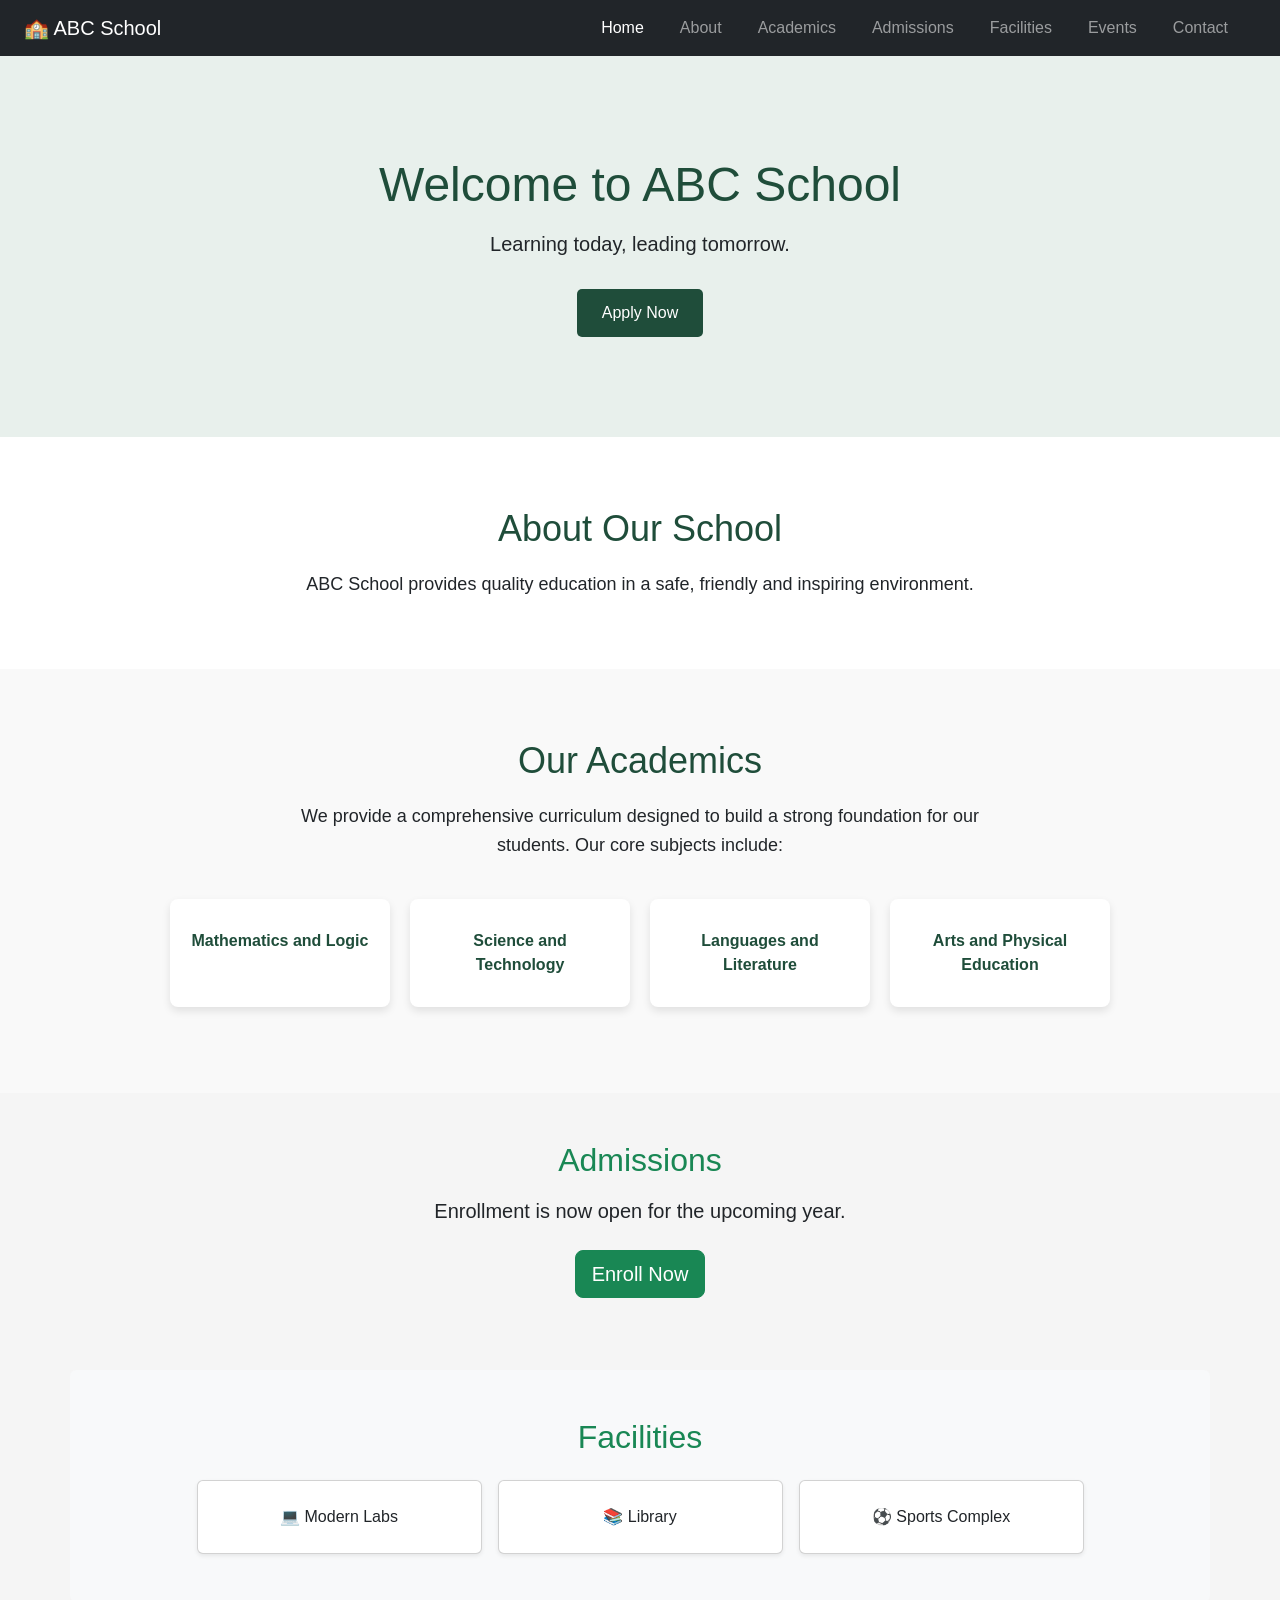
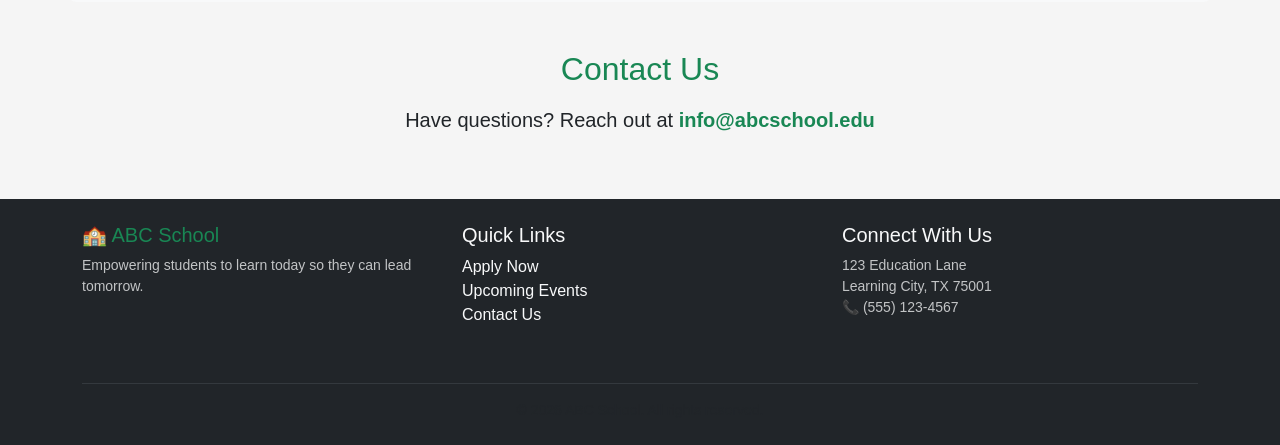
<file: index.html>
<!DOCTYPE html>
<html>
<head>
    <title>My School</title>
    <link href="https://cdn.jsdelivr.net/npm/bootstrap@5.3.0/dist/css/bootstrap.min.css" rel="stylesheet">
    <link rel="stylesheet" href="css/style.css">
</head>
<body class="d-flex flex-column min-vh-100">

<nav class="navbar navbar-expand-lg navbar-dark bg-dark">
  <div class="container-fluid px-4">
    <!-- School Logo/Name -->
    <a class="navbar-brand" href="index.html">🏫 ABC School</a>
    
    <!-- The "Hamburger" Button for Mobile -->
    <button class="navbar-toggler" type="button" data-bs-toggle="collapse" data-bs-target="#navbarNav" aria-controls="navbarNav" aria-expanded="false" aria-label="Toggle navigation">
      <span class="navbar-toggler-icon"></span>
    </button>
    
    <!-- The Links (These will collapse on mobile!) -->
    <div class="collapse navbar-collapse" id="navbarNav">
      <ul class="navbar-nav ms-auto">
        <li class="nav-item">
          <a class="nav-link active" href="index.html">Home</a>
        </li>
        <li class="nav-item">
          <a class="nav-link" href="about-us.html">About</a>
        </li>
        <li class="nav-item">
          <a class="nav-link" href="academics.html">Academics</a>
        </li>
        <li class="nav-item">
          <a class="nav-link" href="admissions.html">Admissions</a>
        </li>
        <li class="nav-item">
          <a class="nav-link" href="facilities.html">Facilities</a>
        </li>
        <li class="nav-item">
          <a class="nav-link" href="events.html">Events</a>
        </li>
        <li class="nav-item">
          <a class="nav-link" href="contact.html">Contact</a>
        </li>        
      </ul>
    </div>
  </div>
</nav>

    <section class="hero">
        <h1>Welcome to ABC School</h1>
        <p>Learning today, leading tomorrow.</p>
        <a href="admissions.html" class="button">Apply Now</a>
    </section>

    <section class="about-school">
        <h2>About Our School</h2>
        <p>
            ABC School provides quality education in a safe,
            friendly and inspiring environment.
        </p>
    </section>

    <section id="academics" class="academics-school">
        <h2>Our Academics</h2>
        <p>We provide a comprehensive curriculum designed to build a strong foundation for our students. Our core subjects include:</p>
        <ul>
            <li>Mathematics and Logic</li>
            <li>Science and Technology</li>
            <li>Languages and Literature</li>
            <li>Arts and Physical Education</li>
        </ul>
    </section>

    <section id="admissions" class="container text-center py-5">
        <h2 class="text-success mb-3">Admissions</h2>
        <p class="lead mb-4">Enrollment is now open for the upcoming year.</p>
        <a href="admissions.html" class="btn btn-success btn-lg">Enroll Now</a>
    </section>

    <section id="facilities" class="container text-center py-5 mt-4 bg-light rounded">
        <h2 class="text-success mb-4">Facilities</h2>
        <div class="row justify-content-center gap-3">
            <div class="col-md-3 card p-4 shadow-sm">💻 Modern Labs</div>
            <div class="col-md-3 card p-4 shadow-sm">📚 Library</div>
            <div class="col-md-3 card p-4 shadow-sm">⚽ Sports Complex</div>
        </div>
    </section>

    <section id="contact" class="container text-center py-5">
        <h2 class="text-success mb-3">Contact Us</h2>
        <p class="lead">Have questions? Reach out at <a href="mailto:info@abcschool.edu" class="text-decoration-none text-success fw-bold">info@abcschool.edu</a></p>
    </section>
    
    
    <!-- Master Footer -->
    <footer class="bg-dark text-light py-4 mt-auto">
        <div class="container">
            <div class="row text-center text-md-start">
            
                <!-- Column 1: Brand -->
              <div class="col-md-4 mb-4">
                <h5 class="text-success">🏫 ABC School</h5>
                <p class="text-light opacity-75 small">Empowering students to learn today so they can lead tomorrow.</p>
              </div>
            
                <!-- Column 2: Quick Links -->
                <div class="col-md-4 mb-4">
                  <h5>Quick Links</h5>
                  <ul class="list-unstyled">
                      <li><a href="admissions.html" class="text-decoration-none text-light">Apply Now</a></li>
                      <li><a href="events.html" class="text-decoration-none text-light">Upcoming Events</a></li>
                      <li><a href="contact.html" class="text-decoration-none text-light">Contact Us</a></li>
                  </ul>
            </div>
            
            <!-- Column 3: Address -->
            <div class="col-md-4 mb-4">
                <h5>Connect With Us</h5>
                <p class="text-light opacity-75 small">
                    123 Education Lane<br>
                    Learning City, TX 75001<br>
                    📞 (555) 123-4567
                </p>
            </div>
            
        </div>
        
        <!-- Copyright Line -->
        <hr class="border-secondary">
        <div class="text-center text-muted small">
            &copy; 2026 ABC School. All rights reserved.
        </div>
    </div>
</footer>
    <script src="https://cdn.jsdelivr.net/npm/bootstrap@5.3.0/dist/js/bootstrap.bundle.min.js"></script>
</body>
</html>
</file>
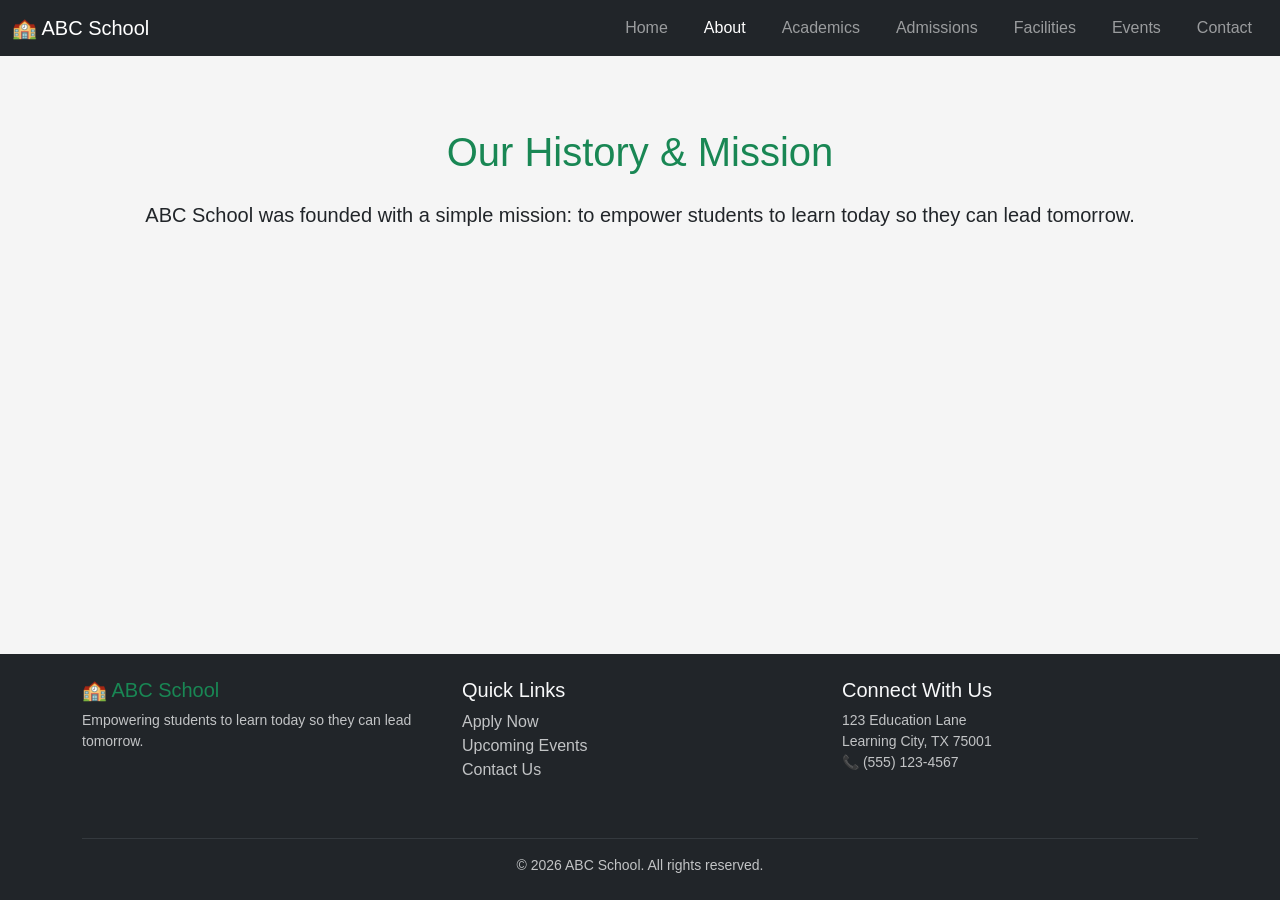
<file: about-us.html>
<!DOCTYPE html>
<html>
<head>
    <title>About - ABC School</title>
    <!-- Bootstrap first, then custom CSS -->
    <link href="https://cdn.jsdelivr.net/npm/bootstrap@5.3.0/dist/css/bootstrap.min.css" rel="stylesheet">
    <link rel="stylesheet" href="css/style.css">
</head>
<body class="d-flex flex-column min-vh-100">

    <!-- Navigation Bar -->
    <nav class="navbar navbar-expand-lg navbar-dark bg-dark">
        <div class="container">
            <a class="navbar-brand" href="index.html">🏫 ABC School</a>
            <button class="navbar-toggler" type="button" data-bs-toggle="collapse" data-bs-target="#navbarNav">
                <span class="navbar-toggler-icon"></span>
            </button>
        </div>
        <div class="collapse navbar-collapse" id="navbarNav">
            <ul class="navbar-nav ms-auto">
                <li class="nav-item"><a class="nav-link" href="index.html">Home</a></li>
                
                <!-- 'active' class highlights the page you are currently on -->
                <li class="nav-item"><a class="nav-link active" href="about-use.html">About</a></li>
        
                <li class="nav-item"><a class="nav-link" href="academics.html">Academics</a></li>
                <li class="nav-item"><a class="nav-link" href="admissions.html">Admissions</a></li>
                <li class="nav-item"><a class="nav-link" href="facilities.html">Facilities</a></li>
                <li class="nav-item"><a class="nav-link" href="events.html">Events</a></li>
                <li class="nav-item"><a class="nav-link" href="contact.html">Contact</a></li>
            </ul>
        </div>
    
    </nav>

    <!-- About Page Content -->
    <section class="container py-5 mt-4 text-center">
        <h1 class="text-success mb-4">Our History & Mission</h1>
        <p class="lead">ABC School was founded with a simple mission: to empower students to learn today so they can lead tomorrow.</p>
    </section>
    

    <footer class="bg-dark text-light py-4 mt-auto">
        <div class="container">
            <div class="row text-center text-md-start">
                <div class="col-md-4 mb-4">
                    <h5 class="text-success">🏫 ABC School</h5>
                    <p class="text-light opacity-75 small">Empowering students to learn today so they can lead tomorrow.</p>
                </div>
                <div class="col-md-4 mb-4">
                    <h5>Quick Links</h5>
                    <ul class="list-unstyled">
                        <li><a href="admissions.html" class="text-decoration-none text-light opacity-75">Apply Now</a></li>
                        <li><a href="events.html" class="text-decoration-none text-light opacity-75">Upcoming Events</a></li>
                        <li><a href="contact.html" class="text-decoration-none text-light opacity-75">Contact Us</a></li>
                    </ul>
                </div>
                <div class="col-md-4 mb-4">
                    <h5>Connect With Us</h5>
                    <p class="text-light opacity-75 small">123 Education Lane<br>Learning City, TX 75001<br>📞 (555) 123-4567</p>
                </div>
            </div>
            <hr class="border-secondary">
            <div class="text-center text-light opacity-75 small">&copy; 2026 ABC School. All rights reserved.</div>
        </div>
    </footer>


    <script src="https://cdn.jsdelivr.net/npm/bootstrap@5.3.0/dist/js/bootstrap.bundle.min.js"></script>
</body>
</html>
</file>
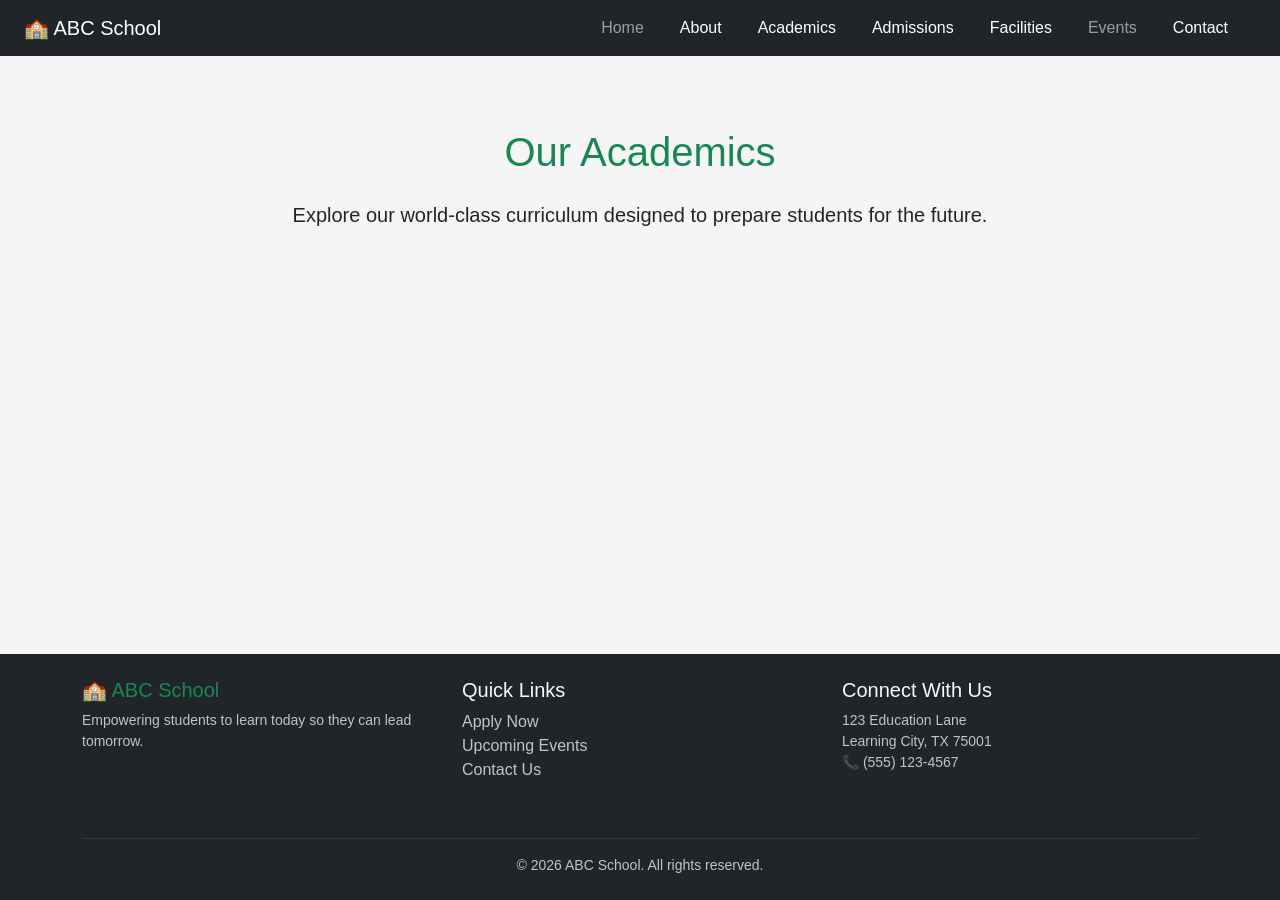
<file: academics.html>
<!DOCTYPE html>
<html>
<head>
    <title>About - ABC School</title>
    <!-- Bootstrap first, then custom CSS -->
    <link href="https://cdn.jsdelivr.net/npm/bootstrap@5.3.0/dist/css/bootstrap.min.css" rel="stylesheet">
    <link rel="stylesheet" href="css/style.css">
</head>
<body class="d-flex flex-column min-vh-100">

    <!-- Navigation Bar -->
    <nav class="navbar navbar-expand-lg navbar-dark bg-dark">
        <div class="container-fluid px-4">
            <!-- School Logo/Name -->
            <a class="navbar-brand" href="index.html">🏫 ABC School</a>
    
            <!-- The "Hamburger" Button for Mobile -->
            <button class="navbar-toggler" type="button" data-bs-toggle="collapse" data-bs-target="#navbarNav" aria-controls="navbarNav" aria-expanded="false" aria-label="Toggle navigation">
                <span class="navbar-toggler-icon"></span>
            </button>
    
            <!-- The Links (These will collapse on mobile!) -->
            <div class="collapse navbar-collapse" id="navbarNav">
                <ul class="navbar-nav ms-auto">
                    <li class="nav-item"><a class="nav-link" href="index.html">Home</a></li>
                    <li class="nav-item">
                        <a class="nav-link active" href="about-us.html">About</a>
                    </li>
                    <li class="nav-item">
                        <a class="nav-link active" href="academics.html">Academics</a>
                    </li>
                    <li class="nav-item">
                        <a class="nav-link active" href="admissions.html">Admissions</a>
                    </li>
                    <li class="nav-item">
                        <a class="nav-link active" href="facilities.html">Facilities</a>
                    </li>
                    <li class="nav-item"><a class="nav-link" href="events.html">Events</a></li>
                    <li class="nav-item">
                        <a class="nav-link active" href="contact.html">Contact</a>
                    </li>
                </ul>
            </div>
        </div>
    </nav>

    <!-- Academics Page Content -->
    <section class="container py-5 mt-4 text-center">
        <h1 class="text-success mb-4">Our Academics</h1>
        <p class="lead">Explore our world-class curriculum designed to prepare students for the future.</p>
    </section>


    <footer class="bg-dark text-light py-4 mt-auto">
        <div class="container">
            <div class="row text-center text-md-start">
                <div class="col-md-4 mb-4">
                    <h5 class="text-success">🏫 ABC School</h5>
                    <p class="text-light opacity-75 small">Empowering students to learn today so they can lead tomorrow.</p>
                </div>
                <div class="col-md-4 mb-4">
                    <h5>Quick Links</h5>
                    <ul class="list-unstyled">
                        <li><a href="admissions.html" class="text-decoration-none text-light opacity-75">Apply Now</a></li>
                        <li><a href="events.html" class="text-decoration-none text-light opacity-75">Upcoming Events</a></li>
                        <li><a href="contact.html" class="text-decoration-none text-light opacity-75">Contact Us</a></li>
                    </ul>
                </div>
                <div class="col-md-4 mb-4">
                    <h5>Connect With Us</h5>
                    <p class="text-light opacity-75 small">123 Education Lane<br>Learning City, TX 75001<br>📞 (555) 123-4567</p>
                </div>
            </div>
            <hr class="border-secondary">
            <div class="text-center text-light opacity-75 small">&copy; 2026 ABC School. All rights reserved.</div>
        </div>
    </footer>


    <script src="https://cdn.jsdelivr.net/npm/bootstrap@5.3.0/dist/js/bootstrap.bundle.min.js"></script>
</body>
</html>
</file>
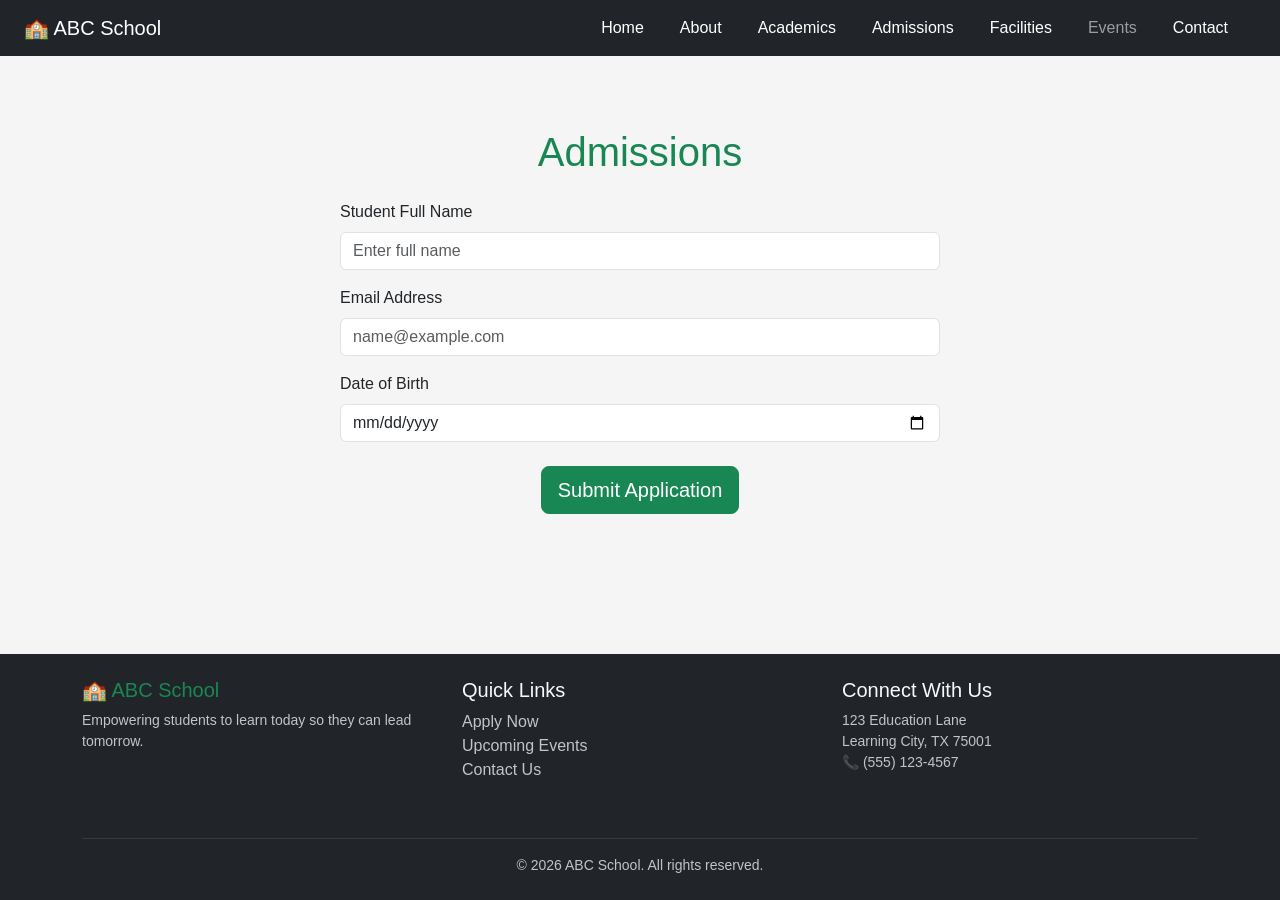
<file: admissions.html>
<!DOCTYPE html>
<html>
<head>
    <title>About - ABC School</title>
    <!-- Bootstrap first, then custom CSS -->
    <link href="https://cdn.jsdelivr.net/npm/bootstrap@5.3.0/dist/css/bootstrap.min.css" rel="stylesheet">
    <link rel="stylesheet" href="css/style.css">
</head>
<body class="d-flex flex-column min-vh-100">

    <!-- Navigation Bar -->
    <nav class="navbar navbar-expand-lg navbar-dark bg-dark">
        <div class="container-fluid px-4">
            <!-- School Logo/Name -->
            <a class="navbar-brand" href="index.html">🏫 ABC School</a>
    
            <!-- The "Hamburger" Button for Mobile -->
            <button class="navbar-toggler" type="button" data-bs-toggle="collapse" data-bs-target="#navbarNav" aria-controls="navbarNav" aria-expanded="false" aria-label="Toggle navigation">
                <span class="navbar-toggler-icon"></span>
            </button>
    
            <!-- The Links (These will collapse on mobile!) -->
            <div class="collapse navbar-collapse" id="navbarNav">
                <ul class="navbar-nav ms-auto">
                    <li class="nav-item">
                        <a class="nav-link active" href="index.html">Home</a>
                    </li>
                    <li class="nav-item">
                        <a class="nav-link active" href="about-us.html">About</a>
                    </li>
                    <li class="nav-item">
                        <a class="nav-link active" href="academics.html">Academics</a>
                    </li>
                    <li class="nav-item">
                        <a class="nav-link active" href="admissions.html">Admissions</a>
                    </li>
                    <li class="nav-item">
                        <a class="nav-link active" href="facilities.html">Facilities</a>
                    </li>
                    <li class="nav-item"><a class="nav-link" href="events.html">Events</a></li>
                    <li class="nav-item">
                        <a class="nav-link active" href="contact.html">Contact</a>
                    </li>
                </ul>
            </div>
        </div>
    </nav>

    <!-- Admissions Page Content -->
    <section class="container py-5 mt-4 text-center">
        <h1 class="text-success mb-4">Admissions</h1>
        <form id="admissionForm" class="mt-4 text-start mx-auto" style="max-width: 600px;">
    
            <!-- Student Name Field -->
            <div class="mb-3">
                <label for="studentName" class="form-label">Student Full Name</label>
                <input type="text" class="form-control" id="studentName" placeholder="Enter full name" required>
            </div>

            <!-- Email Field -->
            <div class="mb-3">
                <label for="studentEmail" class="form-label">Email Address</label>
                <input type="email" class="form-control" id="studentEmail" placeholder="name@example.com" required>
            </div>

            <!-- Date of Birth Field -->
            <div class="mb-3">
                <label for="dob" class="form-label">Date of Birth</label>
                <input type="date" class="form-control" id="dob" required>
            </div>

            <!-- Submit Button -->
            <div class="text-center mt-4">
                <button type="submit" class="btn btn-success btn-lg">Submit Application</button>
            </div>
        </form>
    </section>

    <footer class="bg-dark text-light py-4 mt-auto">
        <div class="container">
            <div class="row text-center text-md-start">
                <div class="col-md-4 mb-4">
                    <h5 class="text-success">🏫 ABC School</h5>
                    <p class="text-light opacity-75 small">Empowering students to learn today so they can lead tomorrow.</p>
                </div>
                <div class="col-md-4 mb-4">
                    <h5>Quick Links</h5>
                    <ul class="list-unstyled">
                        <li><a href="admissions.html" class="text-decoration-none text-light opacity-75">Apply Now</a></li>
                        <li><a href="events.html" class="text-decoration-none text-light opacity-75">Upcoming Events</a></li>
                        <li><a href="contact.html" class="text-decoration-none text-light opacity-75">Contact Us</a></li>
                    </ul>
                </div>
                <div class="col-md-4 mb-4">
                    <h5>Connect With Us</h5>
                    <p class="text-light opacity-75 small">123 Education Lane<br>Learning City, TX 75001<br>📞 (555) 123-4567</p>
                </div>
            </div>
            <hr class="border-secondary">
            <div class="text-center text-light opacity-75 small">&copy; 2026 ABC School. All rights reserved.</div>
        </div>
    </footer>

    <script src="https://cdn.jsdelivr.net/npm/bootstrap@5.3.0/dist/js/bootstrap.bundle.min.js"></script>
</body>
</html>
</file>
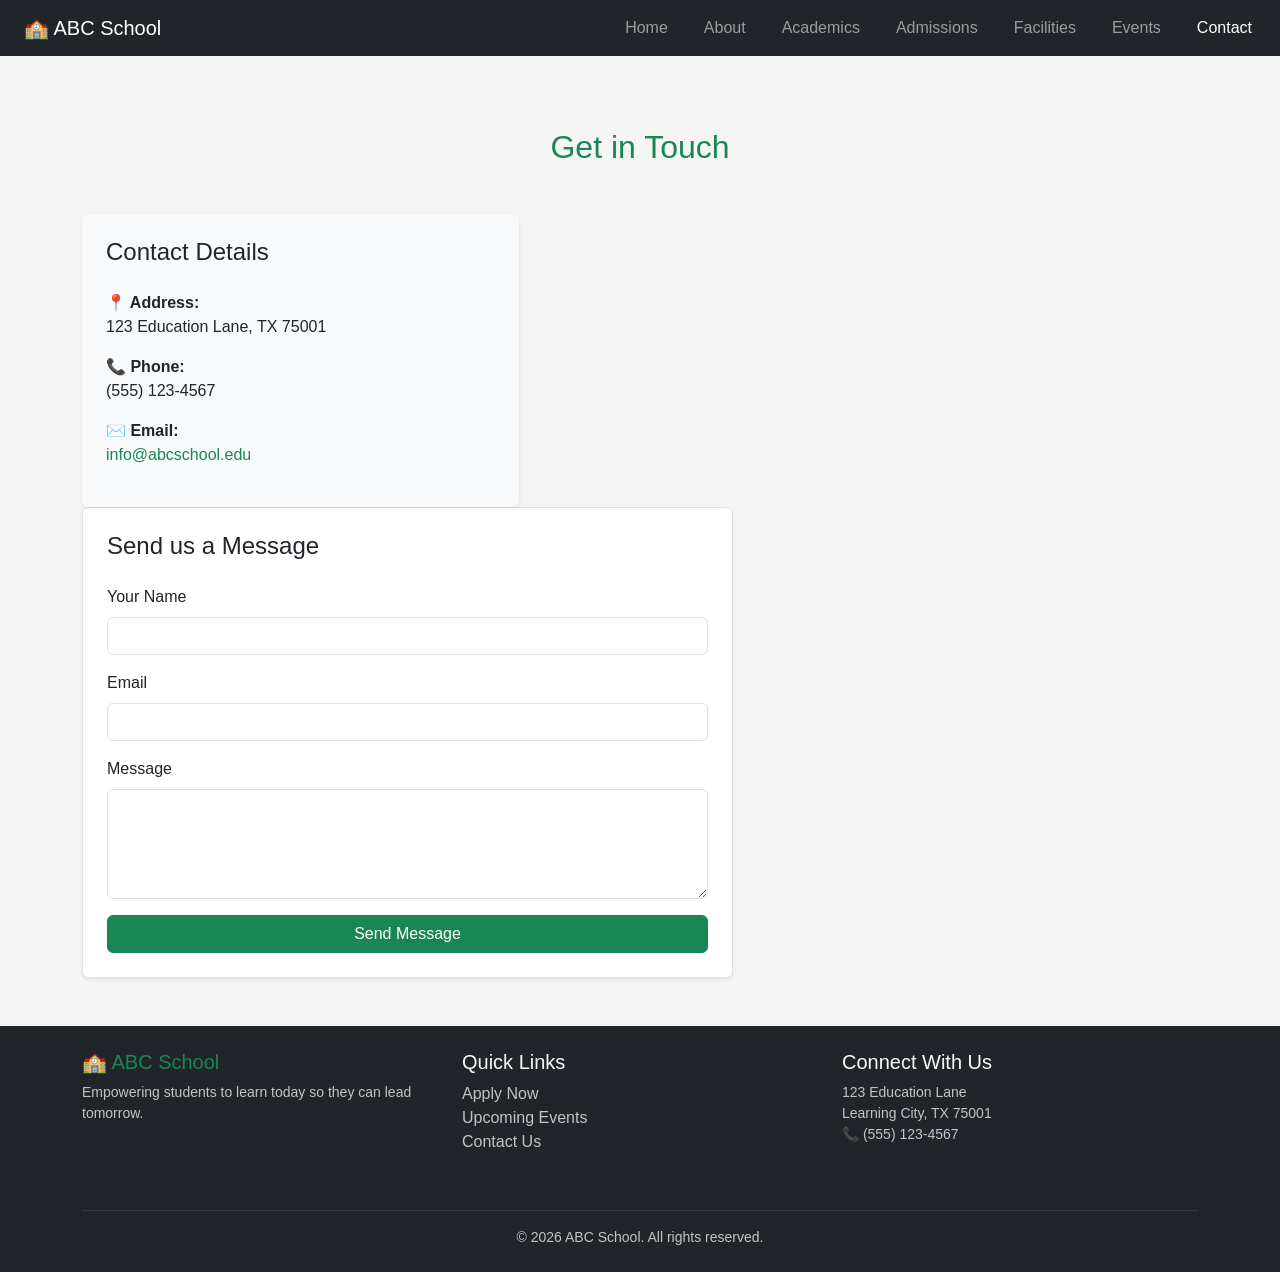
<file: contact.html>
<!DOCTYPE html>
<html>
<head>
    <title>About - ABC School</title>
    <!-- Bootstrap first, then custom CSS -->
    <link href="https://cdn.jsdelivr.net/npm/bootstrap@5.3.0/dist/css/bootstrap.min.css" rel="stylesheet">
    <link rel="stylesheet" href="css/style.css">
</head>
<body class="d-flex flex-column min-vh-100">

    <!-- Navigation Bar -->
    <nav class="navbar navbar-expand-lg navbar-dark bg-dark">
        <div class="container-fluid px-4">
            <a class="navbar-brand" href="index.html">🏫 ABC School</a>
            <button class="navbar-toggler" type="button" data-bs-toggle="collapse" data-bs-target="#navbarNav">
                <span class="navbar-toggler-icon"></span>
            </button>
            </div>
            <div class="collapse navbar-collapse" id="navbarNav">
                <ul class="navbar-nav ms-auto">
                    <li class="nav-item"><a class="nav-link" href="index.html">Home</a></li>
                    <li class="nav-item"><a class="nav-link" href="about-us.html">About</a></li>
                    <li class="nav-item"><a class="nav-link" href="academics.html">Academics</a></li>
                    <li class="nav-item"><a class="nav-link" href="admissions.html">Admissions</a></li>
                    <li class="nav-item"><a class="nav-link" href="facilities.html">Facilities</a></li>
                    <li class="nav-item"><a class="nav-link" href="events.html">Events</a></li>
                    <li class="nav-item"><a class="nav-link active" href="contact.html">Contact</a></li>
                </ul>
            </div>
        </div>  
    </nav>

    <!-- Contact Page Content -->
    <section class="container py-5 mt-4">
        <h2 class="text-center text-success mb-5">Get in Touch</h2>
        <div class="row g-5">
            <!-- Left Side: Info -->
            <div class="col-md-5">
                <div class="p-4 bg-light rounded shadow-sm h-100">
                    <h4 class="mb-4">Contact Details</h4>
                    <p><strong>📍 Address:</strong><br> 123 Education Lane, TX 75001</p>
                    <p><strong>📞 Phone:</strong><br> (555) 123-4567</p>
                    <p><strong>✉️ Email:</strong><br> <a href="mailto:info@abcschool.edu" class="text-success text-decoration-none">info@abcschool.edu</a></p>
                </div>
            </div>
        </div>
        <!-- Right Side: Form -->
        <div class="col-md-7">
            <div class="p-4 bg-white border rounded shadow-sm">
                <h4 class="mb-4">Send us a Message</h4>
                <form>
                    <div class="mb-3"><label class="form-label">Your Name</label><input type="text" class="form-control" required></div>
                    <div class="mb-3"><label class="form-label">Email</label><input type="email" class="form-control" required></div>
                    <div class="mb-3"><label class="form-label">Message</label><textarea class="form-control" rows="4" required></textarea></div>
                    <button type="submit" class="btn btn-success w-100">Send Message</button>
                </form>
            </div>
        </div>
    </section>

   <footer class="bg-dark text-light py-4 mt-auto">
        <div class="container">
            <div class="row text-center text-md-start">
                <div class="col-md-4 mb-4">
                    <h5 class="text-success">🏫 ABC School</h5>
                    <p class="text-light opacity-75 small">Empowering students to learn today so they can lead tomorrow.</p>
                </div>
                <div class="col-md-4 mb-4">
                    <h5>Quick Links</h5>
                    <ul class="list-unstyled">
                        <li><a href="admissions.html" class="text-decoration-none text-light opacity-75">Apply Now</a></li>
                        <li><a href="events.html" class="text-decoration-none text-light opacity-75">Upcoming Events</a></li>
                        <li><a href="contact.html" class="text-decoration-none text-light opacity-75">Contact Us</a></li>
                    </ul>
                </div>
                <div class="col-md-4 mb-4">
                    <h5>Connect With Us</h5>
                    <p class="text-light opacity-75 small">123 Education Lane<br>Learning City, TX 75001<br>📞 (555) 123-4567</p>
                </div>
            </div>
            <hr class="border-secondary">
            <div class="text-center text-light opacity-75 small">&copy; 2026 ABC School. All rights reserved.</div>
        </div>
    </footer>


    <script src="https://cdn.jsdelivr.net/npm/bootstrap@5.3.0/dist/js/bootstrap.bundle.min.js"></script>
</body>
</html>
</file>
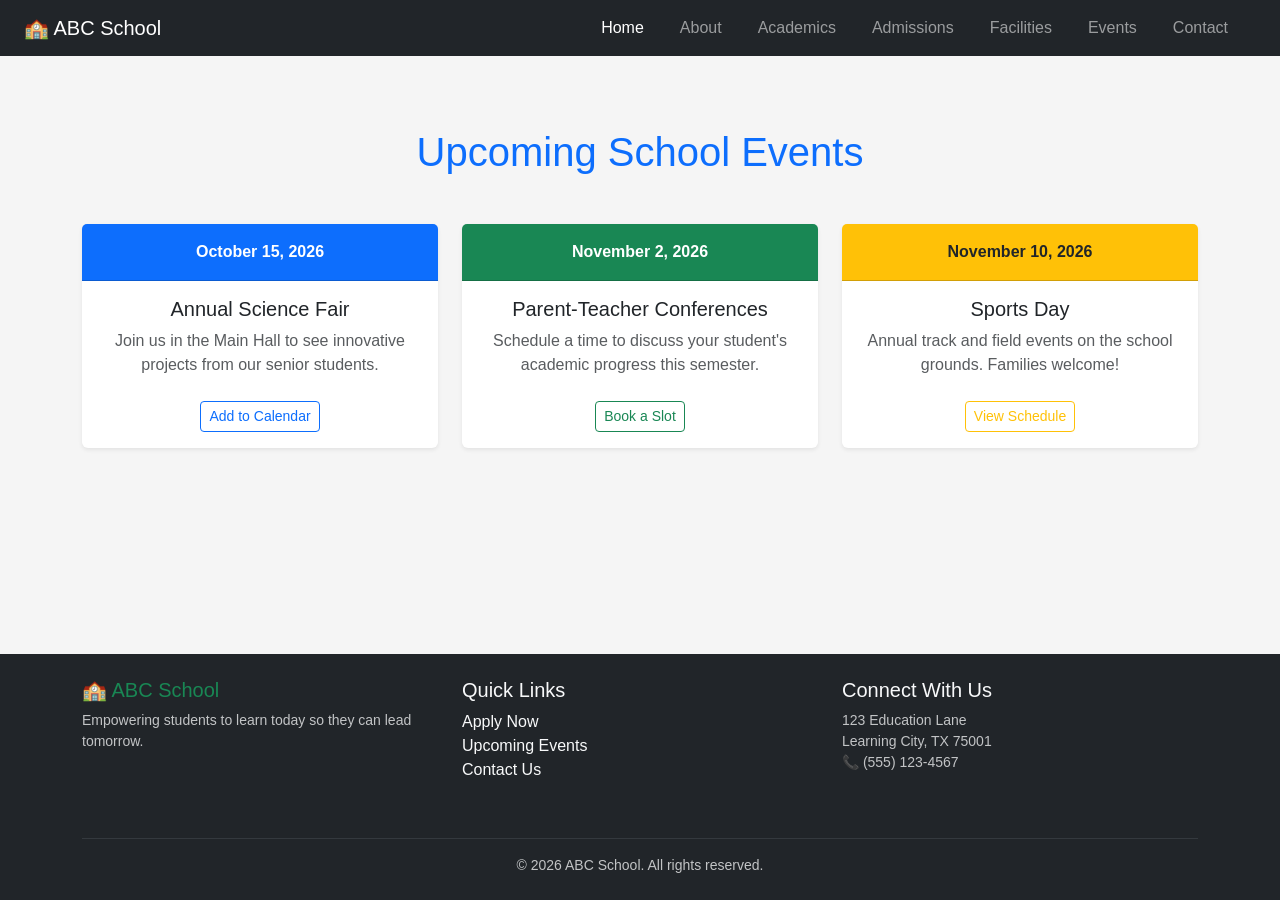
<file: events.html>
<!DOCTYPE html>
<html>
<head>
    <title>About - ABC School</title>
    <!-- Bootstrap first, then custom CSS -->
    <link href="https://cdn.jsdelivr.net/npm/bootstrap@5.3.0/dist/css/bootstrap.min.css" rel="stylesheet">
    <link rel="stylesheet" href="css/style.css">
</head>
<body class="d-flex flex-column min-vh-100">

    <!-- Navigation Bar -->
    <nav class="navbar navbar-expand-lg navbar-dark bg-dark">
        <div class="container-fluid px-4">
            <!-- School Logo/Name -->
            <a class="navbar-brand" href="index.html">🏫 ABC School</a>
    
            <!-- The "Hamburger" Button for Mobile -->
            <button class="navbar-toggler" type="button" data-bs-toggle="collapse" data-bs-target="#navbarNav" aria-controls="navbarNav" aria-expanded="false" aria-label="Toggle navigation">
                <span class="navbar-toggler-icon"></span>
            </button>
    
            <!-- The Links (These will collapse on mobile!) -->
            <div class="collapse navbar-collapse" id="navbarNav">
                <ul class="navbar-nav ms-auto">
                    <li class="nav-item">
                        <a class="nav-link active" href="index.html">Home</a>
                    </li>
                    <li class="nav-item">
                        <a class="nav-link" href="about-us.html">About</a>
                    </li>
                    <li class="nav-item">
                        <a class="nav-link" href="academics.html">Academics</a>
                    </li>
                    <li class="nav-item">
                        <a class="nav-link" href="admissions.html">Admissions</a>
                    </li>
                    <li class="nav-item">
                        <a class="nav-link" href="facilities.html">Facilities</a>
                    </li>
                    <li class="nav-item"><a class="nav-link" href="events.html">Events</a></li>
                    <li class="nav-item">
                        <a class="nav-link" href="contact.html">Contact</a>
                    </li>
                </ul>
            </div>
        
        </div>
    </nav>

    <!-- Events Page Content -->
    <section class="container py-5 mt-4">
        <h1 class="text-center text-primary mb-5">Upcoming School Events</h1>
    
        <div class="row g-4">
        
            <!-- Event Card 1 -->
            <div class="col-md-4">
                <div class="card h-100 shadow-sm border-0">
                    <div class="card-header bg-primary text-white text-center fw-bold py-3">
                        October 15, 2026
                    </div>
                    <div class="card-body text-center">
                        <h5 class="card-title text-dark">Annual Science Fair</h5>
                        <p class="card-text text-muted">Join us in the Main Hall to see innovative projects from our senior students.</p>
                    </div>
                    <div class="card-footer bg-transparent border-0 text-center pb-3">
                        <button class="btn btn-outline-primary btn-sm">Add to Calendar</button>
                    </div>
                </div>
            </div>

            <!-- Event Card 2 -->
            <div class="col-md-4">
                <div class="card h-100 shadow-sm border-0">
                    <div class="card-header bg-success text-white text-center fw-bold py-3">
                        November 2, 2026
                    </div>
                    <div class="card-body text-center">
                        <h5 class="card-title text-dark">Parent-Teacher Conferences</h5>
                        <p class="card-text text-muted">Schedule a time to discuss your student's academic progress this semester.</p>
                    </div>
                    <div class="card-footer bg-transparent border-0 text-center pb-3">
                        <button class="btn btn-outline-success btn-sm">Book a Slot</button>
                    </div>
                </div>
            </div>
        
            <!-- Event Card 3 -->
            <div class="col-md-4">
                <div class="card h-100 shadow-sm border-0">
                    <div class="card-header bg-warning text-dark text-center fw-bold py-3">
                        November 10, 2026
                    </div>
                    <div class="card-body text-center">
                        <h5 class="card-title text-dark">Sports Day</h5>
                        <p class="card-text text-muted">Annual track and field events on the school grounds. Families welcome!</p>
                    </div>
                    <div class="card-footer bg-transparent border-0 text-center pb-3">
                        <button class="btn btn-outline-warning btn-sm">View Schedule</button>
                    </div>
                </div>
            </div>
               
        </div>
    </section>

    
    <!-- Master Footer -->
    <footer class="bg-dark text-light py-4 mt-auto">
        <div class="container">
            <div class="row text-center text-md-start">
            
                <!-- Column 1: Brand -->
                <div class="col-md-4 mb-4">
                    <h5 class="text-success">🏫 ABC School</h5>
                    <p class="text-light opacity-75 small">Empowering students to learn today so they can lead tomorrow.</p>
                </div>
            
                <!-- Column 2: Quick Links -->
                <div class="col-md-4 mb-4">
                    <h5>Quick Links</h5>
                    <ul class="list-unstyled">
                        <li><a href="admissions.html" class="text-decoration-none text-light">Apply Now</a></li>
                        <li><a href="events.html" class="text-decoration-none text-light">Upcoming Events</a></li>
                        <li><a href="contact.html" class="text-decoration-none text-light">Contact Us</a></li>
                    </ul>
                </div>
            
                <!-- Column 3: Address -->
                <div class="col-md-4 mb-4">
                    <h5>Connect With Us</h5>
                    <p class="text-light opacity-75 small">
                        123 Education Lane<br>
                        Learning City, TX 75001<br>
                        📞 (555) 123-4567
                    </p>
                </div>
            
            </div>
        
            <!-- Copyright Line -->
            <hr class="border-secondary">
            <div class="text-center text-light opacity-75 small">
                &copy; 2026 ABC School. All rights reserved.
            </div>
        </div>
    </footer>




    <script src="https://cdn.jsdelivr.net/npm/bootstrap@5.3.0/dist/js/bootstrap.bundle.min.js"></script>
</body>
</html>
</file>
<file: css/style.css>
body {
    font-family: Arial, sans-serif;
    margin: 0;
    background: #f5f5f5;
}

h1 {
    color: #1f4d3a;
}

/* Navigation bar styles */

nav {
    background-color: #1f4d3a;
    padding: 20px;
}

nav h2 {
    color: white;
    display: inline;
    margin-right: 40px;
}

nav a {
    color: white;
    text-decoration: none;
    margin-right: 20px;
}

nav a:hover {
    text-decoration: underline;
}

.hero {
    text-align: center;
    padding: 100px 20px;
    background-color: #e8f0ec;
}

.hero h1 {
    font-size: 48px;
    margin-bottom: 15px;
}

.hero p {
    font-size: 20px;
    margin-bottom: 30px;
}

.button {
    display: inline-block;
    background-color: #1f4d3a;
    color: white;
    padding: 12px 25px;
    text-decoration: none;
    border-radius: 5px;
}

.button:hover {
    background-color: #16382a;
}

.about-school {
    text-align: center;
    padding: 70px 20px;
    background-color: white;
}

.about-school h2 {
    color: #1f4d3a;
    font-size: 36px;
    margin-bottom: 20px;
}

.about-school p {
    max-width: 700px;
    margin: 0 auto;
    font-size: 18px;
    line-height: 1.6;
}

/* --- Academics Section --- */
.academics-school {
    text-align: center;
    padding: 70px 20px;
    background-color: #f9f9f9; /* Gives a slight contrast against the white About section */
}

.academics-school h2 {
    color: #1f4d3a;
    font-size: 36px;
    margin-bottom: 20px;
}

.academics-school p {
    max-width: 700px;
    margin: 0 auto 40px auto; 
    font-size: 18px;
    line-height: 1.6;
}

/* Styling the list into a Flexbox row */
.academics-school ul {
    list-style-type: none; /* This hides the default bullet points */
    padding: 0;
    display: flex;         /* Turns the list into a flexible row */
    justify-content: center; /* Centers the cards horizontally */
    flex-wrap: wrap;       /* Allows cards to stack on smaller screens */
    gap: 20px;             /* Adds space between the cards */
}

/* Styling the individual course cards */
.academics-school li {
    background-color: white;
    color: #1f4d3a;
    font-weight: bold;
    padding: 30px 20px;
    width: 220px;
    border-radius: 8px; /* Rounds the corners */
    box-shadow: 0 4px 8px rgba(0,0,0,0.1); /* Adds a soft drop shadow */
}

/* --- Mobile Responsive Styles --- */
@media (max-width: 768px) {
    /* Center the navigation and stack the logo above the links */
    nav {
        text-align: center;
        padding: 15px;
    }
    
    nav h2 {
        display: block; 
        margin-right: 0;
        margin-bottom: 15px;
    }

    /* Shrink the giant hero text so it fits on a phone screen */
    .hero h1 {
        font-size: 32px;
    }

    /* Reduce the massive padding in the about section */
    .about-school {
        padding: 40px 15px; 
    }
}
</file>
